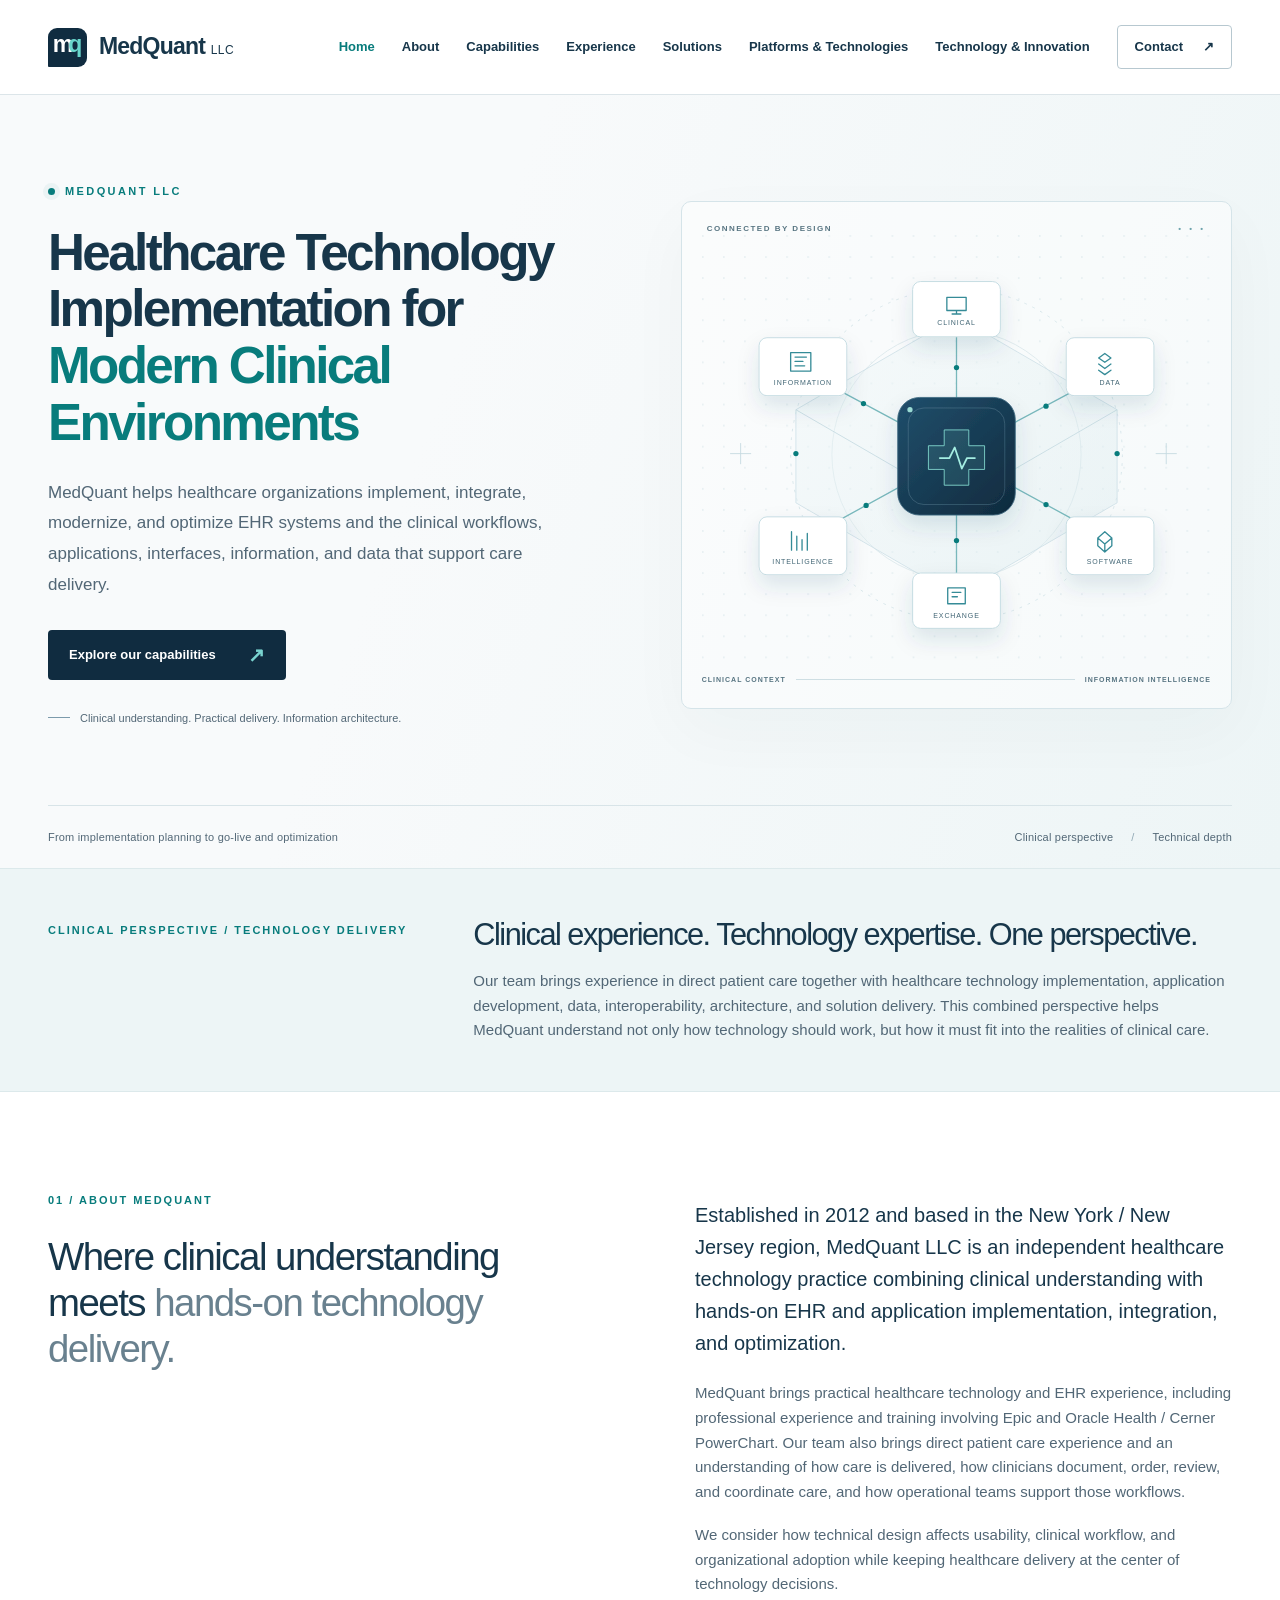
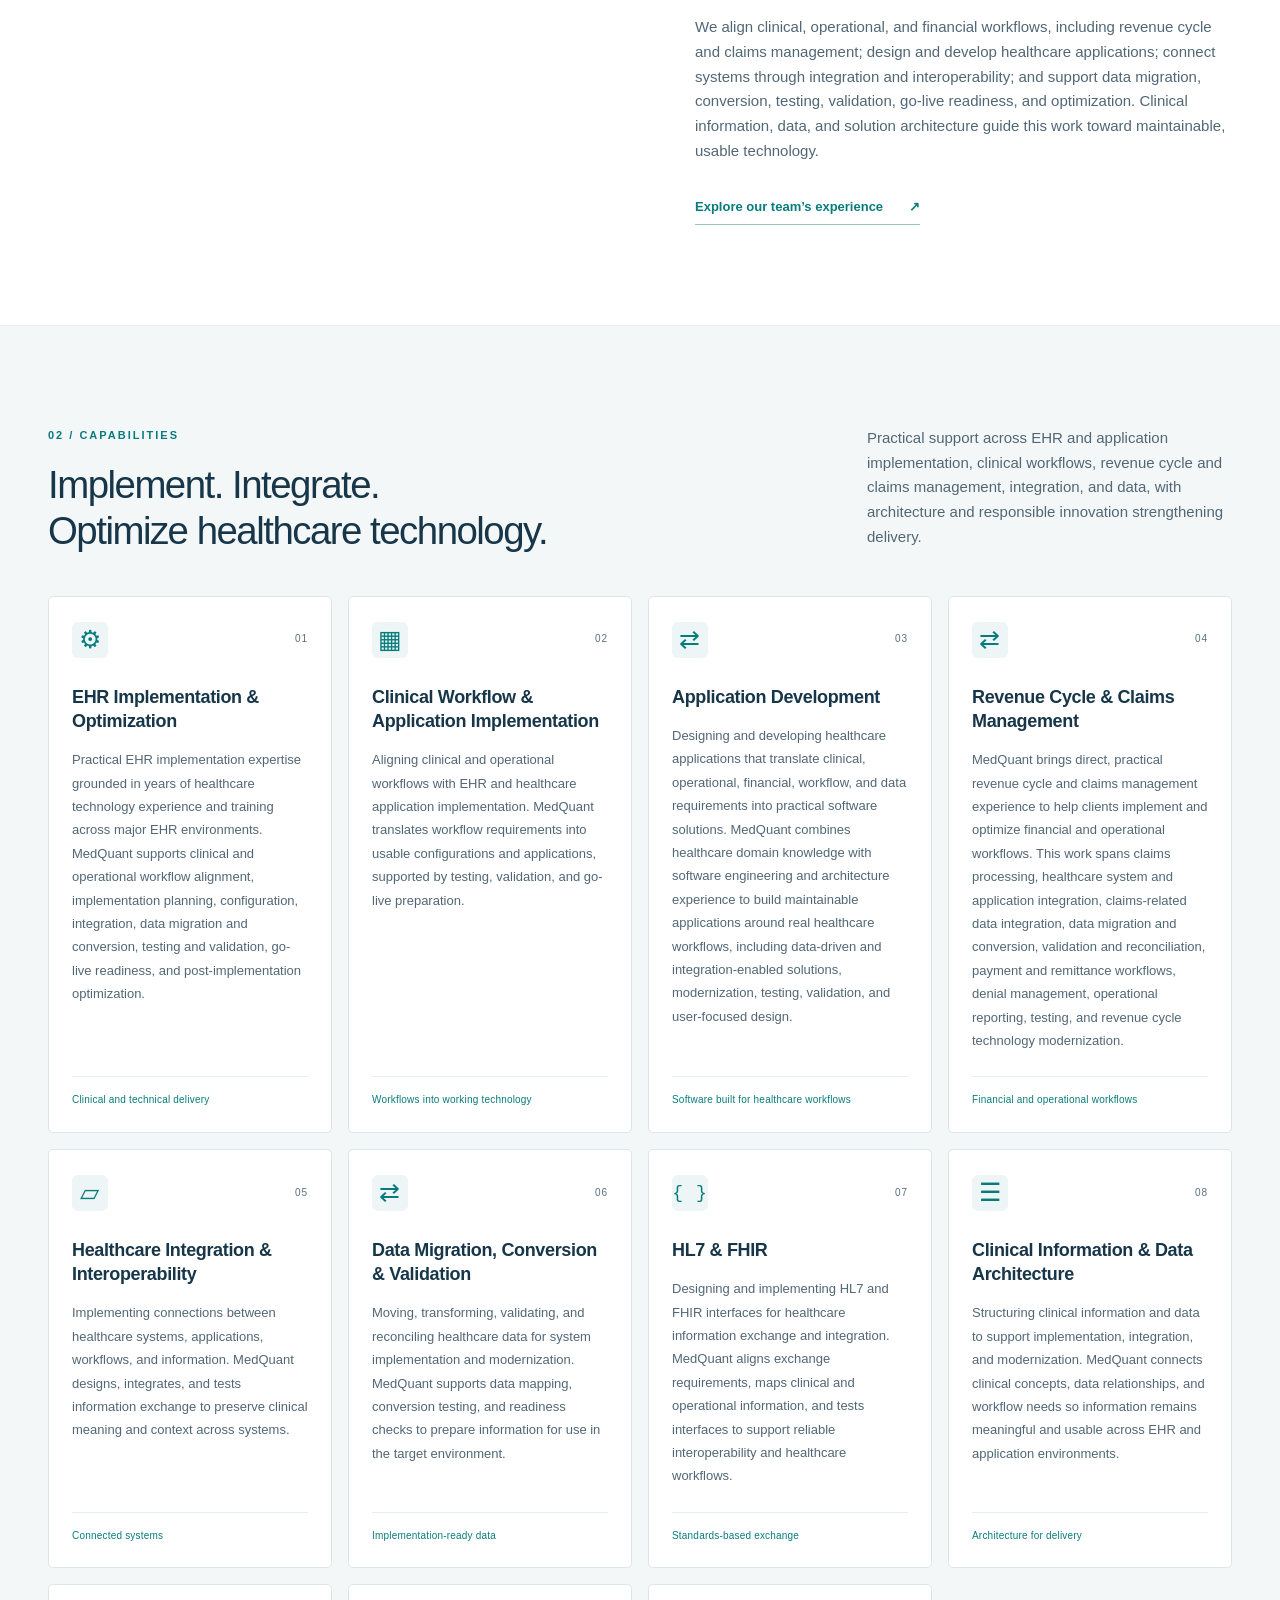
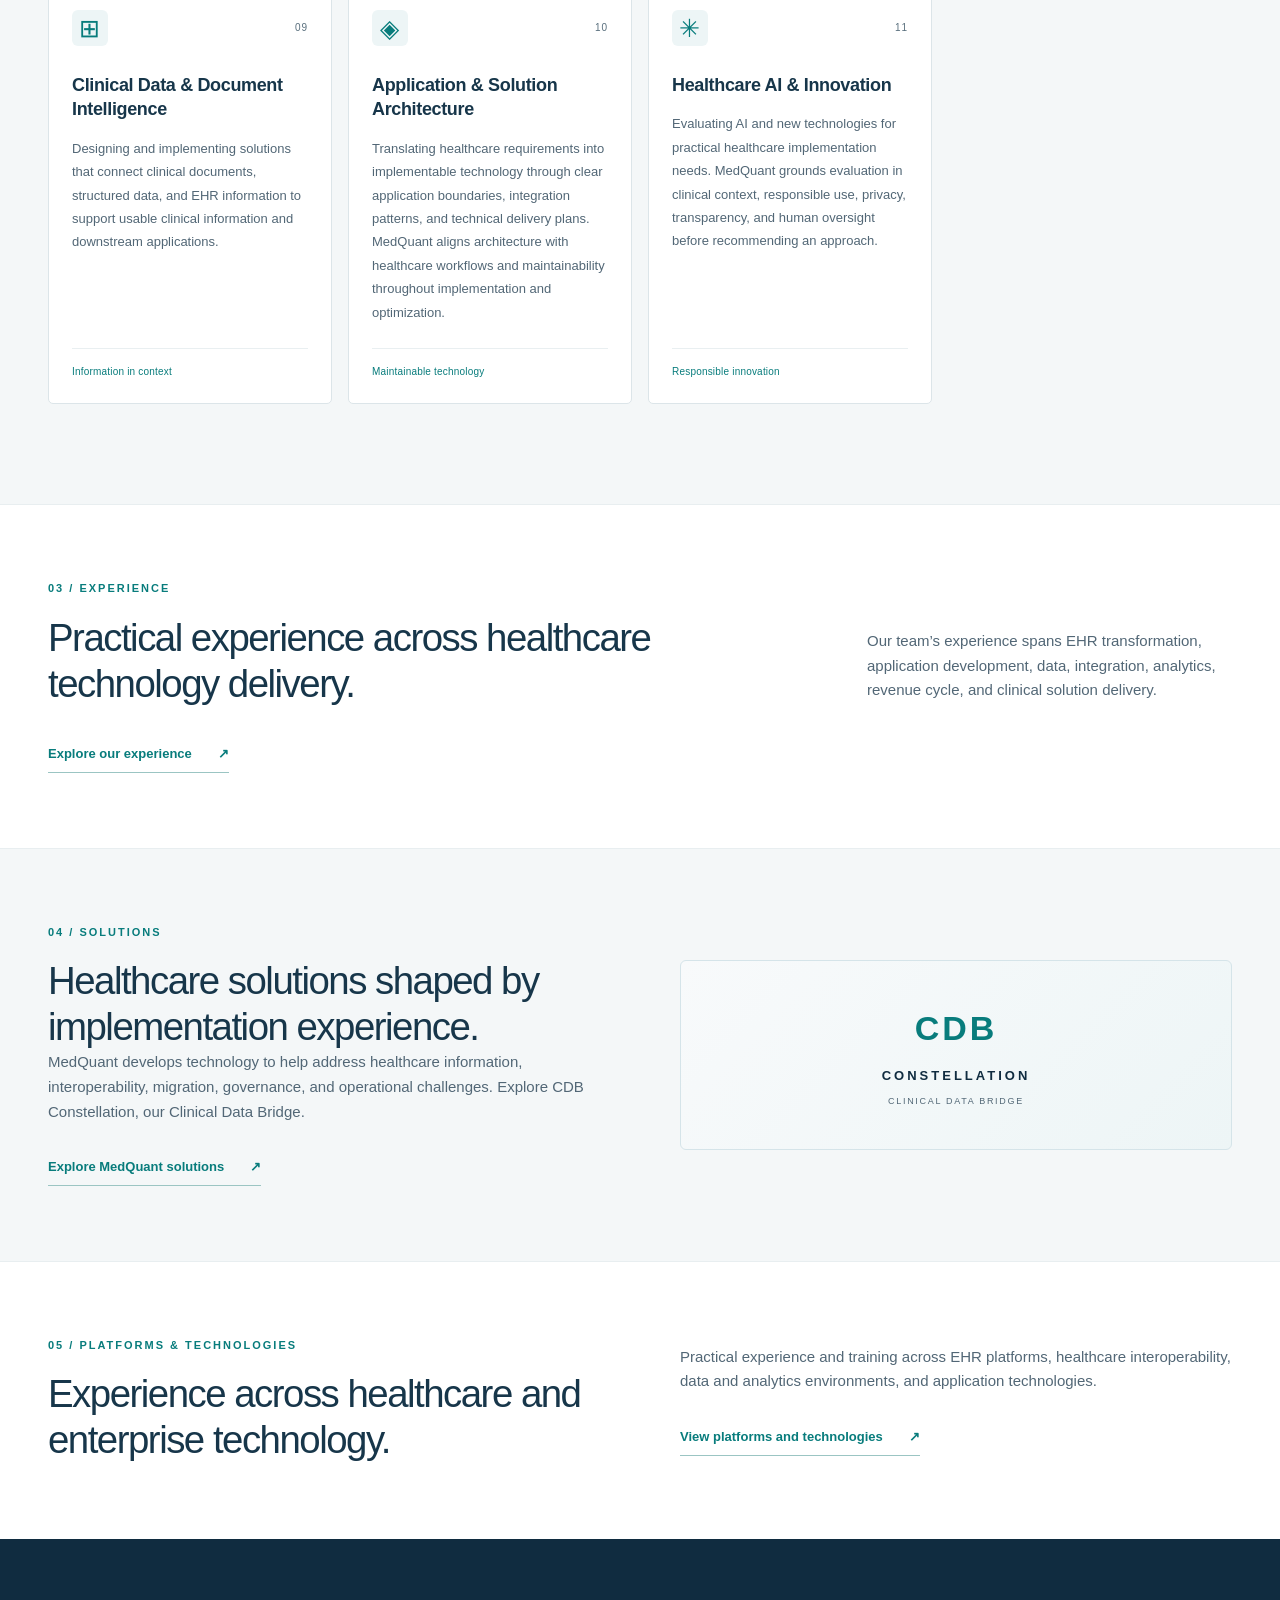
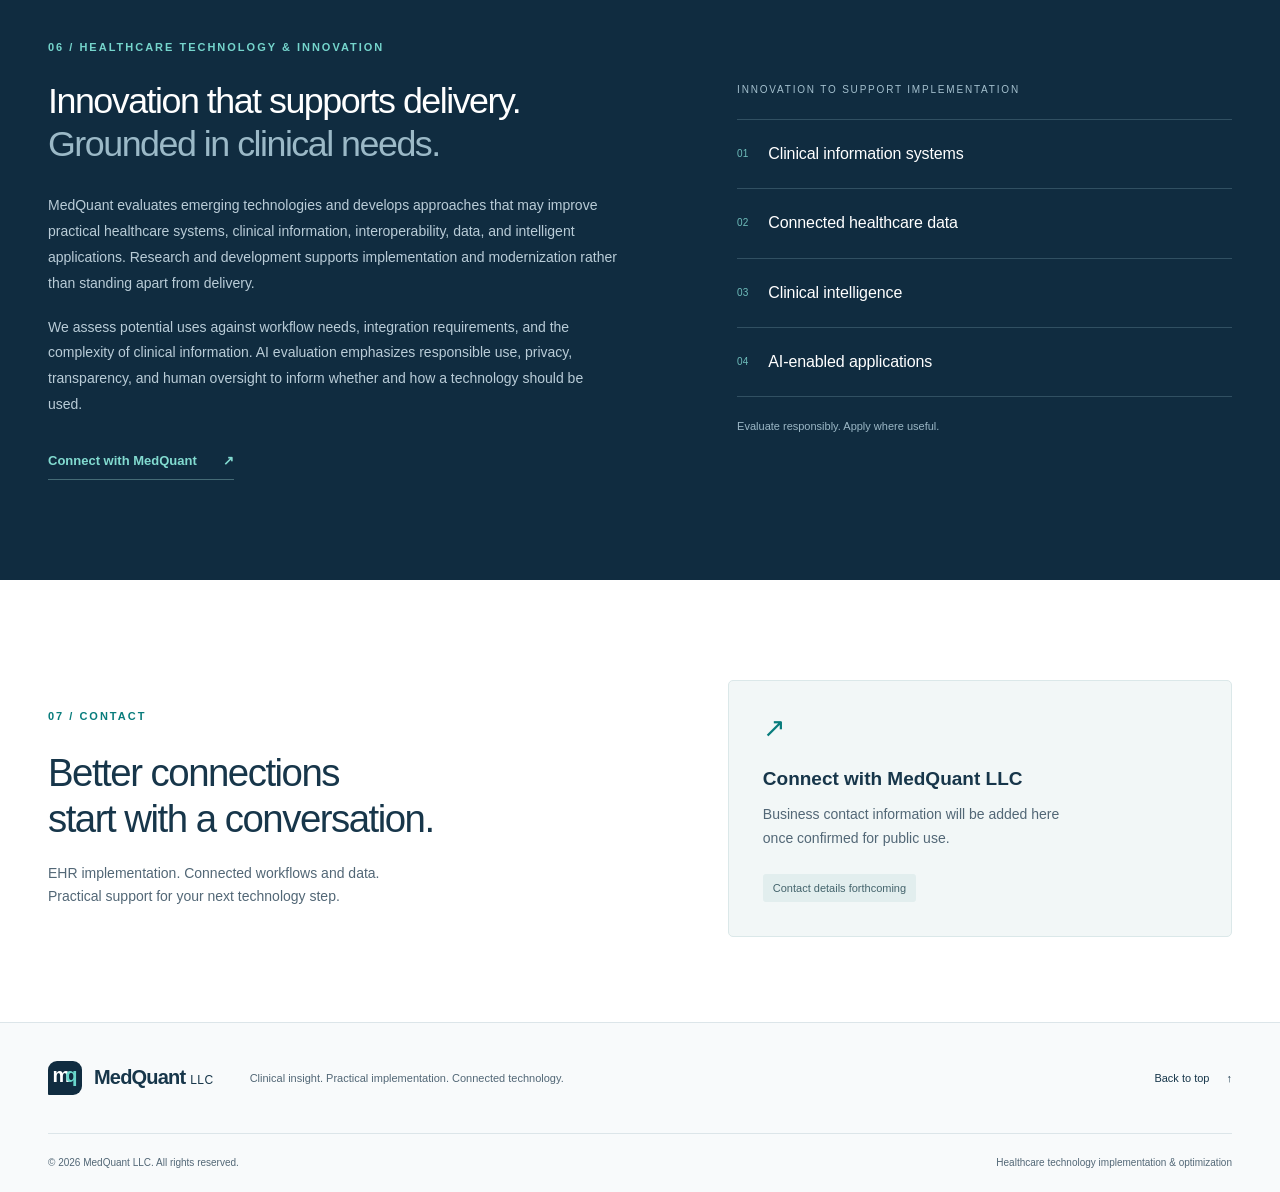
<file: index.html>
<!doctype html>
<html lang="en">
  <head>
    <meta charset="utf-8">
    <meta name="viewport" content="width=device-width, initial-scale=1">
    <meta name="description" content="MedQuant LLC helps healthcare organizations implement, integrate, modernize, and optimize EHR systems, clinical workflows, applications, interfaces, and data.">
    <meta name="theme-color" content="#102c40">
    <title>MedQuant LLC | Healthcare Technology Implementation &amp; Optimization</title>
    <link rel="icon" href="assets/images/favicon.svg" type="image/svg+xml">
    <link rel="stylesheet" href="assets/css/styles.css">
    <script src="assets/js/main.js" defer></script>
  </head>
  <body>
    <a class="skip-link" href="#main">Skip to content</a>
    <header class="site-header">
      <div class="container header-inner">
        <a class="brand" href="#home" aria-label="MedQuant LLC home">
          <span class="brand-mark" aria-hidden="true">m<span>q</span></span>
          <span>MedQuant <span class="brand-legal">LLC</span></span>
        </a>
        <button class="menu-toggle" type="button" aria-expanded="false" aria-controls="primary-navigation" hidden>Menu <span aria-hidden="true">+</span></button>
        <nav id="primary-navigation" aria-label="Main navigation">
          <a href="#home" aria-current="page">Home</a>
          <a href="#about">About</a>
          <a href="#capabilities">Capabilities</a>
          <a href="experience.html">Experience</a>
          <a href="solutions.html">Solutions</a>
          <a href="platforms.html">Platforms &amp; Technologies</a>
          <a href="#research">Technology &amp; Innovation</a>
          <a class="nav-contact" href="#contact">Contact <span aria-hidden="true">&#8599;</span></a>
        </nav>
      </div>
    </header>

    <main id="main">
      <section class="hero" id="home" aria-labelledby="hero-title">
        <div class="container hero-grid">
          <div class="hero-copy">
            <p class="eyebrow"><span class="status-dot" aria-hidden="true"></span> MedQuant LLC</p>
            <h1 id="hero-title">Healthcare Technology Implementation for <span>Modern Clinical Environments</span></h1>
            <p class="hero-description">MedQuant helps healthcare organizations implement, integrate, modernize, and optimize EHR systems and the clinical workflows, applications, interfaces, information, and data that support care delivery.</p>
            <a class="button button-primary" href="#capabilities">Explore our capabilities <span aria-hidden="true">&#8599;</span></a>
            <div class="hero-note"><span aria-hidden="true"></span> Clinical understanding. Practical delivery. Information architecture.</div>
          </div>
          <div class="hero-visual" aria-hidden="true">
            <div class="visual-heading"><span>CONNECTED BY DESIGN</span><span class="visual-dots">&#8226; &#8226; &#8226;</span></div>
            <img src="assets/images/architecture.svg" alt="" width="580" height="500" fetchpriority="high">
            <div class="visual-caption"><span>CLINICAL CONTEXT</span><span class="caption-line"></span><span>INFORMATION INTELLIGENCE</span></div>
          </div>
        </div>
        <div class="container hero-bottom"><span>From implementation planning to go-live and optimization</span><span class="hero-bottom-right">Clinical perspective <span aria-hidden="true">/</span> Technical depth</span></div>
      </section>

      <section class="differentiator" aria-labelledby="differentiator-title">
        <div class="container differentiator-inner">
          <p class="eyebrow">Clinical perspective / Technology delivery</p>
          <div>
            <h2 id="differentiator-title">Clinical experience. Technology expertise. One perspective.</h2>
            <p>Our team brings experience in direct patient care together with healthcare technology implementation, application development, data, interoperability, architecture, and solution delivery. This combined perspective helps MedQuant understand not only how technology should work, but how it must fit into the realities of clinical care.</p>
          </div>
        </div>
      </section>

      <section class="section about" id="about" aria-labelledby="about-title">
        <div class="container about-grid">
          <div>
            <p class="eyebrow">01 / About MedQuant</p>
            <h2 id="about-title">Where clinical understanding meets <span class="text-muted">hands-on technology delivery.</span></h2>
          </div>
          <div class="about-copy">
            <p class="lead">Established in 2012 and based in the New York / New Jersey region, MedQuant LLC is an independent healthcare technology practice combining clinical understanding with hands-on EHR and application implementation, integration, and optimization.</p>
            <p>MedQuant brings practical healthcare technology and EHR experience, including professional experience and training involving Epic and Oracle Health / Cerner PowerChart. Our team also brings direct patient care experience and an understanding of how care is delivered, how clinicians document, order, review, and coordinate care, and how operational teams support those workflows.</p>
            <p>We consider how technical design affects usability, clinical workflow, and organizational adoption while keeping healthcare delivery at the center of technology decisions.</p>
            <p>We align clinical, operational, and financial workflows, including revenue cycle and claims management; design and develop healthcare applications; connect systems through integration and interoperability; and support data migration, conversion, testing, validation, go-live readiness, and optimization. Clinical information, data, and solution architecture guide this work toward maintainable, usable technology.</p>
            <a class="text-link" href="experience.html">Explore our team’s experience <span aria-hidden="true">&#8599;</span></a>
          </div>
        </div>
      </section>

      <section class="section capabilities" id="capabilities" aria-labelledby="capabilities-title">
        <div class="container">
          <div class="section-heading">
            <div>
              <p class="eyebrow">02 / Capabilities</p>
              <h2 id="capabilities-title">Implement. Integrate.<br>Optimize healthcare technology.</h2>
            </div>
            <p>Practical support across EHR and application implementation, clinical workflows, revenue cycle and claims management, integration, and data, with architecture and responsible innovation strengthening delivery.</p>
          </div>
          <div class="capability-grid">
            <article class="capability-card">
              <div class="card-top"><span class="card-symbol" aria-hidden="true">&#9881;</span><span>01</span></div>
              <h3>EHR Implementation &amp; Optimization</h3>
              <p>Practical EHR implementation expertise grounded in years of healthcare technology experience and training across major EHR environments. MedQuant supports clinical and operational workflow alignment, implementation planning, configuration, integration, data migration and conversion, testing and validation, go-live readiness, and post-implementation optimization.</p>
              <span class="card-tag">Clinical and technical delivery</span>
            </article>
            <article class="capability-card">
              <div class="card-top"><span class="card-symbol" aria-hidden="true">&#9638;</span><span>02</span></div>
              <h3>Clinical Workflow &amp; Application Implementation</h3>
              <p>Aligning clinical and operational workflows with EHR and healthcare application implementation. MedQuant translates workflow requirements into usable configurations and applications, supported by testing, validation, and go-live preparation.</p>
              <span class="card-tag">Workflows into working technology</span>
            </article>
            <article class="capability-card">
              <div class="card-top"><span class="card-symbol" aria-hidden="true">&#8644;</span><span>03</span></div>
              <h3>Application Development</h3>
              <p>Designing and developing healthcare applications that translate clinical, operational, financial, workflow, and data requirements into practical software solutions. MedQuant combines healthcare domain knowledge with software engineering and architecture experience to build maintainable applications around real healthcare workflows, including data-driven and integration-enabled solutions, modernization, testing, validation, and user-focused design.</p>
              <span class="card-tag">Software built for healthcare workflows</span>
            </article>
            <article class="capability-card">
              <div class="card-top"><span class="card-symbol" aria-hidden="true">&#8644;</span><span>04</span></div>
              <h3>Revenue Cycle &amp; Claims Management</h3>
              <p>MedQuant brings direct, practical revenue cycle and claims management experience to help clients implement and optimize financial and operational workflows. This work spans claims processing, healthcare system and application integration, claims-related data integration, data migration and conversion, validation and reconciliation, payment and remittance workflows, denial management, operational reporting, testing, and revenue cycle technology modernization.</p>
              <span class="card-tag">Financial and operational workflows</span>
            </article>
            <article class="capability-card">
              <div class="card-top"><span class="card-symbol" aria-hidden="true">&#9649;</span><span>05</span></div>
              <h3>Healthcare Integration &amp; Interoperability</h3>
              <p>Implementing connections between healthcare systems, applications, workflows, and information. MedQuant designs, integrates, and tests information exchange to preserve clinical meaning and context across systems.</p>
              <span class="card-tag">Connected systems</span>
            </article>
            <article class="capability-card">
              <div class="card-top"><span class="card-symbol" aria-hidden="true">&#8644;</span><span>06</span></div>
              <h3>Data Migration, Conversion &amp; Validation</h3>
              <p>Moving, transforming, validating, and reconciling healthcare data for system implementation and modernization. MedQuant supports data mapping, conversion testing, and readiness checks to prepare information for use in the target environment.</p>
              <span class="card-tag">Implementation-ready data</span>
            </article>
            <article class="capability-card">
              <div class="card-top"><span class="card-symbol symbol-code" aria-hidden="true">{ }</span><span>07</span></div>
              <h3>HL7 &amp; FHIR</h3>
              <p>Designing and implementing HL7 and FHIR interfaces for healthcare information exchange and integration. MedQuant aligns exchange requirements, maps clinical and operational information, and tests interfaces to support reliable interoperability and healthcare workflows.</p>
              <span class="card-tag">Standards-based exchange</span>
            </article>
            <article class="capability-card">
              <div class="card-top"><span class="card-symbol" aria-hidden="true">&#9776;</span><span>08</span></div>
              <h3>Clinical Information &amp; Data Architecture</h3>
              <p>Structuring clinical information and data to support implementation, integration, and modernization. MedQuant connects clinical concepts, data relationships, and workflow needs so information remains meaningful and usable across EHR and application environments.</p>
              <span class="card-tag">Architecture for delivery</span>
            </article>
            <article class="capability-card">
              <div class="card-top"><span class="card-symbol" aria-hidden="true">&#8862;</span><span>09</span></div>
              <h3>Clinical Data &amp; Document Intelligence</h3>
              <p>Designing and implementing solutions that connect clinical documents, structured data, and EHR information to support usable clinical information and downstream applications.</p>
              <span class="card-tag">Information in context</span>
            </article>
            <article class="capability-card">
              <div class="card-top"><span class="card-symbol" aria-hidden="true">&#9672;</span><span>10</span></div>
              <h3>Application &amp; Solution Architecture</h3>
              <p>Translating healthcare requirements into implementable technology through clear application boundaries, integration patterns, and technical delivery plans. MedQuant aligns architecture with healthcare workflows and maintainability throughout implementation and optimization.</p>
              <span class="card-tag">Maintainable technology</span>
            </article>
            <article class="capability-card">
              <div class="card-top"><span class="card-symbol" aria-hidden="true">&#10035;</span><span>11</span></div>
              <h3>Healthcare AI &amp; Innovation</h3>
              <p>Evaluating AI and new technologies for practical healthcare implementation needs. MedQuant grounds evaluation in clinical context, responsible use, privacy, transparency, and human oversight before recommending an approach.</p>
              <span class="card-tag">Responsible innovation</span>
            </article>
          </div>
        </div>
      </section>

      <section class="section overview-section" aria-labelledby="experience-preview-title">
        <div class="container">
          <div class="section-heading">
            <div>
              <p class="eyebrow">03 / Experience</p>
              <h2 id="experience-preview-title">Practical experience across healthcare technology delivery.</h2>
            </div>
            <p>Our team’s experience spans EHR transformation, application development, data, integration, analytics, revenue cycle, and clinical solution delivery.</p>
          </div>
          <a class="text-link" href="experience.html">Explore our experience <span aria-hidden="true">&#8599;</span></a>
        </div>
      </section>

      <section class="section overview-section overview-tinted" aria-labelledby="solutions-preview-title">
        <div class="container overview-grid">
          <div>
            <p class="eyebrow">04 / Solutions</p>
            <h2 id="solutions-preview-title">Healthcare solutions shaped by implementation experience.</h2>
            <p class="overview-copy">MedQuant develops technology to help address healthcare information, interoperability, migration, governance, and operational challenges. Explore CDB Constellation, our Clinical Data Bridge.</p>
            <a class="text-link" href="solutions.html">Explore MedQuant solutions <span aria-hidden="true">&#8599;</span></a>
          </div>
          <div class="overview-mark" aria-hidden="true"><span>CDB</span><strong>CONSTELLATION</strong><small>CLINICAL DATA BRIDGE</small></div>
        </div>
      </section>

      <section class="section overview-section" aria-labelledby="platforms-preview-title">
        <div class="container overview-grid">
          <div>
            <p class="eyebrow">05 / Platforms &amp; Technologies</p>
            <h2 id="platforms-preview-title">Experience across healthcare and enterprise technology.</h2>
          </div>
          <div>
            <p class="overview-copy">Practical experience and training across EHR platforms, healthcare interoperability, data and analytics environments, and application technologies.</p>
            <a class="text-link" href="platforms.html">View platforms and technologies <span aria-hidden="true">&#8599;</span></a>
          </div>
        </div>
      </section>

      <section class="section research" id="research" aria-labelledby="research-title">
        <div class="container research-grid">
          <div class="research-copy">
            <p class="eyebrow">06 / Healthcare Technology &amp; Innovation</p>
            <h2 id="research-title">Innovation that supports delivery.<br><span>Grounded in clinical needs.</span></h2>
            <p>MedQuant evaluates emerging technologies and develops approaches that may improve practical healthcare systems, clinical information, interoperability, data, and intelligent applications. Research and development supports implementation and modernization rather than standing apart from delivery.</p>
            <p>We assess potential uses against workflow needs, integration requirements, and the complexity of clinical information. AI evaluation emphasizes responsible use, privacy, transparency, and human oversight to inform whether and how a technology should be used.</p>
            <a class="text-link" href="#contact">Connect with MedQuant <span aria-hidden="true">&#8599;</span></a>
          </div>
          <div class="research-topics">
            <p class="topics-label">INNOVATION TO SUPPORT IMPLEMENTATION</p>
            <div><span class="topic-number">01</span><h3>Clinical information systems</h3></div>
            <div><span class="topic-number">02</span><h3>Connected healthcare data</h3></div>
            <div><span class="topic-number">03</span><h3>Clinical intelligence</h3></div>
            <div><span class="topic-number">04</span><h3>AI-enabled applications</h3></div>
            <p class="research-note">Evaluate responsibly. Apply where useful.</p>
          </div>
        </div>
      </section>

      <section class="section contact" id="contact" aria-labelledby="contact-title">
        <div class="container contact-panel">
          <div>
            <p class="eyebrow">07 / Contact</p>
            <h2 id="contact-title">Better connections<br>start with a conversation.</h2>
            <p>EHR implementation. Connected workflows and data.<br>Practical support for your next technology step.</p>
          </div>
          <!-- Replace this placeholder only with validated public business contact details. -->
          <div class="contact-details">
            <span class="contact-icon" aria-hidden="true">&#8599;</span>
            <h3>Connect with MedQuant LLC</h3>
            <p>Business contact information will be added here once confirmed for public use.</p>
            <span class="contact-status">Contact details forthcoming</span>
          </div>
        </div>
      </section>
    </main>

    <footer class="site-footer">
      <div class="container footer-main">
        <a class="brand" href="#home"><span class="brand-mark" aria-hidden="true">m<span>q</span></span><span>MedQuant <span class="brand-legal">LLC</span></span></a>
        <p>Clinical insight. Practical implementation. Connected technology.</p>
        <a class="back-top" href="#home">Back to top <span aria-hidden="true">&#8593;</span></a>
      </div>
      <div class="container footer-bottom">
        <p>&copy; <span id="copyright-year">2026</span> MedQuant LLC. All rights reserved.</p>
        <span>Healthcare technology implementation &amp; optimization</span>
      </div>
    </footer>
  </body>
</html>
</file>
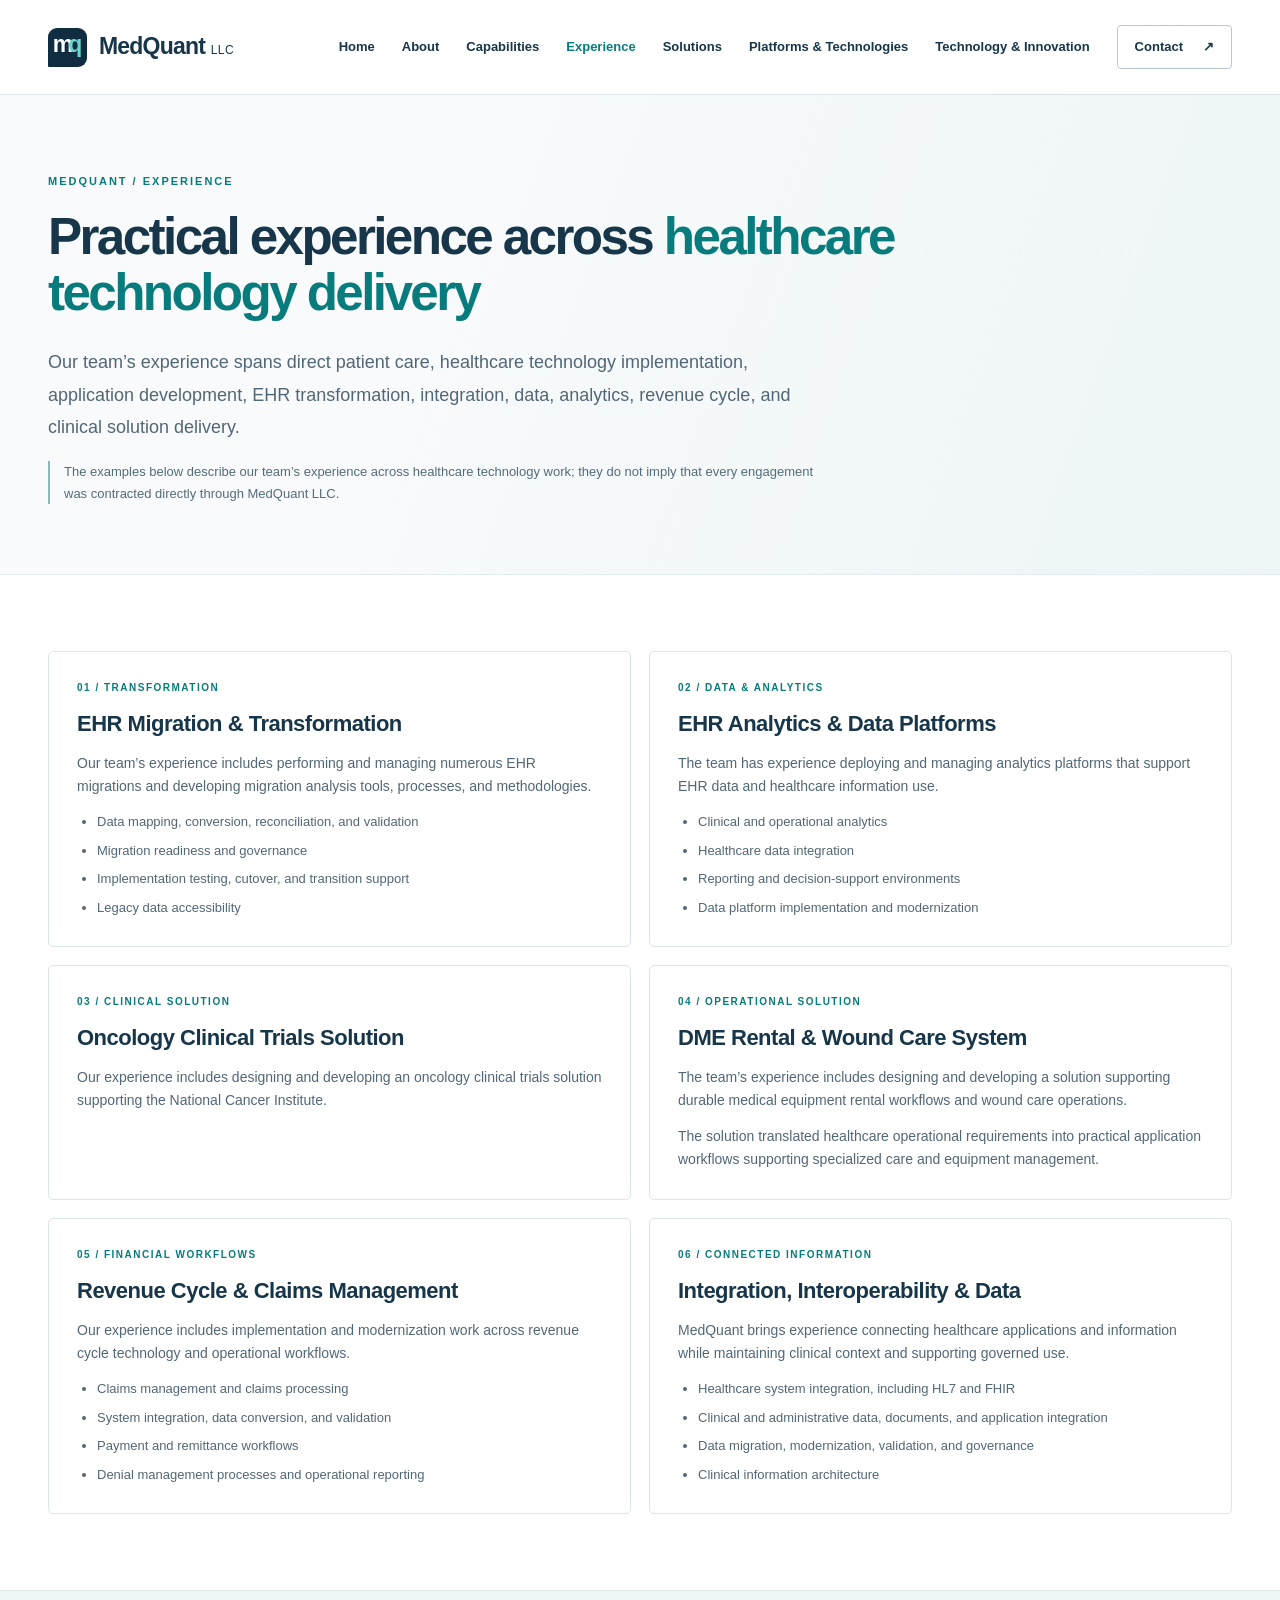
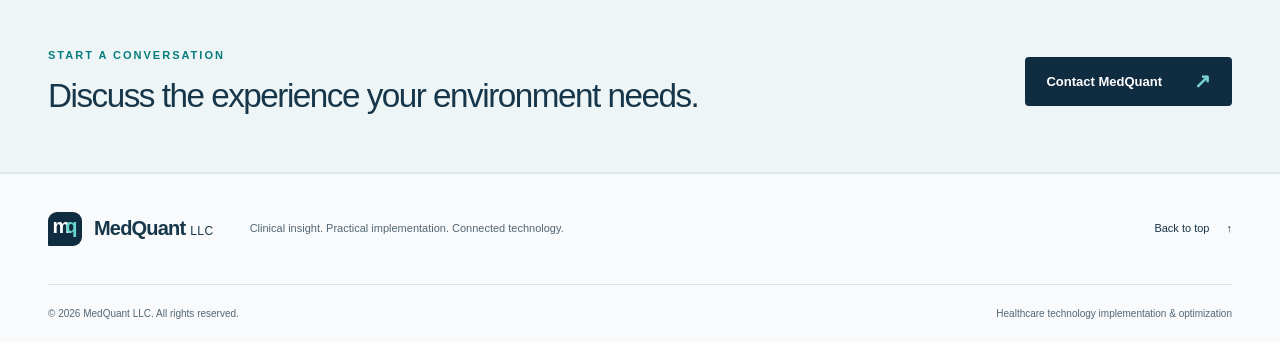
<file: experience.html>
<!doctype html>
<html lang="en">
  <head>
    <meta charset="utf-8">
    <meta name="viewport" content="width=device-width, initial-scale=1">
    <meta name="description" content="Explore MedQuant’s team experience across EHR migrations, analytics, healthcare applications, revenue cycle, interoperability, and clinical solutions.">
    <meta name="theme-color" content="#102c40">
    <title>Experience | MedQuant LLC</title>
    <link rel="icon" href="assets/images/favicon.svg" type="image/svg+xml">
    <link rel="stylesheet" href="assets/css/styles.css">
    <script src="assets/js/main.js" defer></script>
  </head>
  <body>
    <a class="skip-link" href="#main">Skip to content</a>
    <header class="site-header">
      <div class="container header-inner">
        <a class="brand" href="index.html#home" aria-label="MedQuant LLC home">
          <span class="brand-mark" aria-hidden="true">m<span>q</span></span>
          <span>MedQuant <span class="brand-legal">LLC</span></span>
        </a>
        <button class="menu-toggle" type="button" aria-expanded="false" aria-controls="primary-navigation" hidden>Menu <span aria-hidden="true">+</span></button>
        <nav id="primary-navigation" aria-label="Main navigation">
          <a href="index.html#home">Home</a>
          <a href="index.html#about">About</a>
          <a href="index.html#capabilities">Capabilities</a>
          <a href="experience.html" aria-current="page">Experience</a>
          <a href="solutions.html">Solutions</a>
          <a href="platforms.html">Platforms &amp; Technologies</a>
          <a href="index.html#research">Technology &amp; Innovation</a>
          <a class="nav-contact" href="index.html#contact">Contact <span aria-hidden="true">&#8599;</span></a>
        </nav>
      </div>
    </header>

    <main id="main">
      <section class="page-hero" aria-labelledby="page-title">
        <div class="container">
          <p class="eyebrow">MedQuant / Experience</p>
          <h1 id="page-title">Practical experience across <span>healthcare technology delivery</span></h1>
          <p class="page-intro">Our team’s experience spans direct patient care, healthcare technology implementation, application development, EHR transformation, integration, data, analytics, revenue cycle, and clinical solution delivery.</p>
          <p class="attribution-note">The examples below describe our team’s experience across healthcare technology work; they do not imply that every engagement was contracted directly through MedQuant LLC.</p>
        </div>
      </section>

      <section class="section page-content" aria-label="Experience areas">
        <div class="container experience-grid">
          <article class="content-card">
            <p class="card-kicker">01 / Transformation</p>
            <h2>EHR Migration &amp; Transformation</h2>
            <p>Our team’s experience includes performing and managing numerous EHR migrations and developing migration analysis tools, processes, and methodologies.</p>
            <ul>
              <li>Data mapping, conversion, reconciliation, and validation</li>
              <li>Migration readiness and governance</li>
              <li>Implementation testing, cutover, and transition support</li>
              <li>Legacy data accessibility</li>
            </ul>
          </article>
          <article class="content-card">
            <p class="card-kicker">02 / Data &amp; analytics</p>
            <h2>EHR Analytics &amp; Data Platforms</h2>
            <p>The team has experience deploying and managing analytics platforms that support EHR data and healthcare information use.</p>
            <ul>
              <li>Clinical and operational analytics</li>
              <li>Healthcare data integration</li>
              <li>Reporting and decision-support environments</li>
              <li>Data platform implementation and modernization</li>
            </ul>
          </article>
          <article class="content-card">
            <p class="card-kicker">03 / Clinical solution</p>
            <h2>Oncology Clinical Trials Solution</h2>
            <p>Our experience includes designing and developing an oncology clinical trials solution supporting the National Cancer Institute.</p>
          </article>
          <article class="content-card">
            <p class="card-kicker">04 / Operational solution</p>
            <h2>DME Rental &amp; Wound Care System</h2>
            <p>The team’s experience includes designing and developing a solution supporting durable medical equipment rental workflows and wound care operations.</p>
            <p>The solution translated healthcare operational requirements into practical application workflows supporting specialized care and equipment management.</p>
          </article>
          <article class="content-card">
            <p class="card-kicker">05 / Financial workflows</p>
            <h2>Revenue Cycle &amp; Claims Management</h2>
            <p>Our experience includes implementation and modernization work across revenue cycle technology and operational workflows.</p>
            <ul>
              <li>Claims management and claims processing</li>
              <li>System integration, data conversion, and validation</li>
              <li>Payment and remittance workflows</li>
              <li>Denial management processes and operational reporting</li>
            </ul>
          </article>
          <article class="content-card">
            <p class="card-kicker">06 / Connected information</p>
            <h2>Integration, Interoperability &amp; Data</h2>
            <p>MedQuant brings experience connecting healthcare applications and information while maintaining clinical context and supporting governed use.</p>
            <ul>
              <li>Healthcare system integration, including HL7 and FHIR</li>
              <li>Clinical and administrative data, documents, and application integration</li>
              <li>Data migration, modernization, validation, and governance</li>
              <li>Clinical information architecture</li>
            </ul>
          </article>
        </div>
      </section>

      <section class="contact-strip" aria-labelledby="experience-contact-title">
        <div class="container contact-strip-inner">
          <div>
            <p class="eyebrow">Start a conversation</p>
            <h2 id="experience-contact-title">Discuss the experience your environment needs.</h2>
          </div>
          <a class="button button-primary" href="index.html#contact">Contact MedQuant <span aria-hidden="true">&#8599;</span></a>
        </div>
      </section>
    </main>

    <footer class="site-footer">
      <div class="container footer-main">
        <a class="brand" href="index.html#home"><span class="brand-mark" aria-hidden="true">m<span>q</span></span><span>MedQuant <span class="brand-legal">LLC</span></span></a>
        <p>Clinical insight. Practical implementation. Connected technology.</p>
        <a class="back-top" href="#main">Back to top <span aria-hidden="true">&#8593;</span></a>
      </div>
      <div class="container footer-bottom">
        <p>&copy; <span id="copyright-year">2026</span> MedQuant LLC. All rights reserved.</p>
        <span>Healthcare technology implementation &amp; optimization</span>
      </div>
    </footer>
  </body>
</html>
</file>
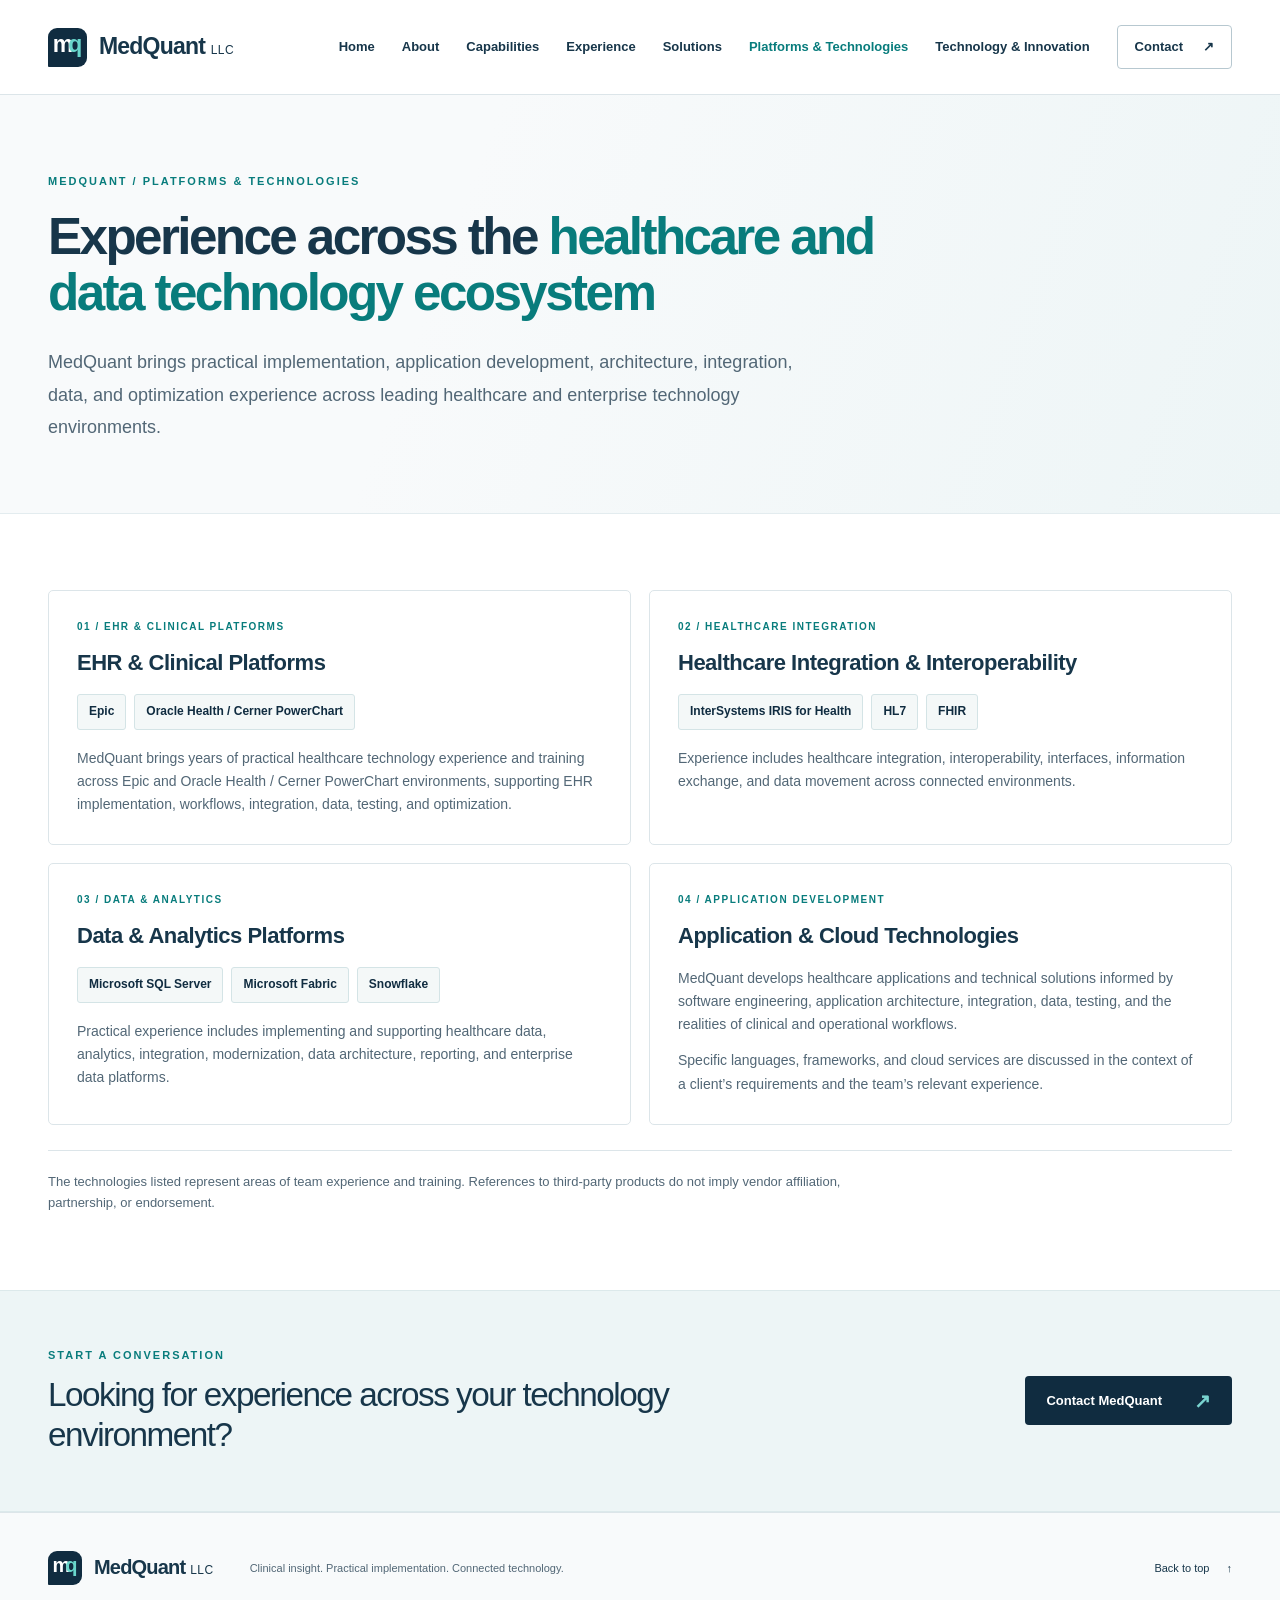
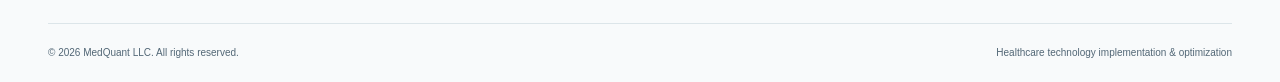
<file: platforms.html>
<!doctype html>
<html lang="en">
  <head>
    <meta charset="utf-8">
    <meta name="viewport" content="width=device-width, initial-scale=1">
    <meta name="description" content="Explore MedQuant’s practical experience and training across healthcare platforms, interoperability standards, data, and analytics technologies.">
    <meta name="theme-color" content="#102c40">
    <title>Platforms &amp; Technologies | MedQuant LLC</title>
    <link rel="icon" href="assets/images/favicon.svg" type="image/svg+xml">
    <link rel="stylesheet" href="assets/css/styles.css">
    <script src="assets/js/main.js" defer></script>
  </head>
  <body>
    <a class="skip-link" href="#main">Skip to content</a>
    <header class="site-header">
      <div class="container header-inner">
        <a class="brand" href="index.html#home" aria-label="MedQuant LLC home">
          <span class="brand-mark" aria-hidden="true">m<span>q</span></span>
          <span>MedQuant <span class="brand-legal">LLC</span></span>
        </a>
        <button class="menu-toggle" type="button" aria-expanded="false" aria-controls="primary-navigation" hidden>Menu <span aria-hidden="true">+</span></button>
        <nav id="primary-navigation" aria-label="Main navigation">
          <a href="index.html#home">Home</a>
          <a href="index.html#about">About</a>
          <a href="index.html#capabilities">Capabilities</a>
          <a href="experience.html">Experience</a>
          <a href="solutions.html">Solutions</a>
          <a href="platforms.html" aria-current="page">Platforms &amp; Technologies</a>
          <a href="index.html#research">Technology &amp; Innovation</a>
          <a class="nav-contact" href="index.html#contact">Contact <span aria-hidden="true">&#8599;</span></a>
        </nav>
      </div>
    </header>

    <main id="main">
      <section class="page-hero" aria-labelledby="page-title">
        <div class="container">
          <p class="eyebrow">MedQuant / Platforms &amp; Technologies</p>
          <h1 id="page-title">Experience across the <span>healthcare and data technology ecosystem</span></h1>
          <p class="page-intro">MedQuant brings practical implementation, application development, architecture, integration, data, and optimization experience across leading healthcare and enterprise technology environments.</p>
        </div>
      </section>

      <section class="section page-content" aria-label="Technology experience">
        <div class="container platform-grid">
          <article class="platform-card">
            <p class="card-kicker">01 / EHR &amp; clinical platforms</p>
            <h2>EHR &amp; Clinical Platforms</h2>
            <ul class="technology-list">
              <li>Epic</li>
              <li>Oracle Health / Cerner PowerChart</li>
            </ul>
            <p>MedQuant brings years of practical healthcare technology experience and training across Epic and Oracle Health / Cerner PowerChart environments, supporting EHR implementation, workflows, integration, data, testing, and optimization.</p>
          </article>
          <article class="platform-card">
            <p class="card-kicker">02 / Healthcare integration</p>
            <h2>Healthcare Integration &amp; Interoperability</h2>
            <ul class="technology-list">
              <li>InterSystems IRIS for Health</li>
              <li>HL7</li>
              <li>FHIR</li>
            </ul>
            <p>Experience includes healthcare integration, interoperability, interfaces, information exchange, and data movement across connected environments.</p>
          </article>
          <article class="platform-card">
            <p class="card-kicker">03 / Data &amp; analytics</p>
            <h2>Data &amp; Analytics Platforms</h2>
            <ul class="technology-list">
              <li>Microsoft SQL Server</li>
              <li>Microsoft Fabric</li>
              <li>Snowflake</li>
            </ul>
            <p>Practical experience includes implementing and supporting healthcare data, analytics, integration, modernization, data architecture, reporting, and enterprise data platforms.</p>
          </article>
          <article class="platform-card">
            <p class="card-kicker">04 / Application development</p>
            <h2>Application &amp; Cloud Technologies</h2>
            <p>MedQuant develops healthcare applications and technical solutions informed by software engineering, application architecture, integration, data, testing, and the realities of clinical and operational workflows.</p>
            <p>Specific languages, frameworks, and cloud services are discussed in the context of a client’s requirements and the team’s relevant experience.</p>
          </article>
        </div>
        <div class="container platform-note">
          <p>The technologies listed represent areas of team experience and training. References to third-party products do not imply vendor affiliation, partnership, or endorsement.</p>
        </div>
      </section>

      <section class="contact-strip" aria-labelledby="platforms-contact-title">
        <div class="container contact-strip-inner">
          <div>
            <p class="eyebrow">Start a conversation</p>
            <h2 id="platforms-contact-title">Looking for experience across your technology environment?</h2>
          </div>
          <a class="button button-primary" href="index.html#contact">Contact MedQuant <span aria-hidden="true">&#8599;</span></a>
        </div>
      </section>
    </main>

    <footer class="site-footer">
      <div class="container footer-main">
        <a class="brand" href="index.html#home"><span class="brand-mark" aria-hidden="true">m<span>q</span></span><span>MedQuant <span class="brand-legal">LLC</span></span></a>
        <p>Clinical insight. Practical implementation. Connected technology.</p>
        <a class="back-top" href="#main">Back to top <span aria-hidden="true">&#8593;</span></a>
      </div>
      <div class="container footer-bottom">
        <p>&copy; <span id="copyright-year">2026</span> MedQuant LLC. All rights reserved.</p>
        <span>Healthcare technology implementation &amp; optimization</span>
      </div>
    </footer>
  </body>
</html>
</file>
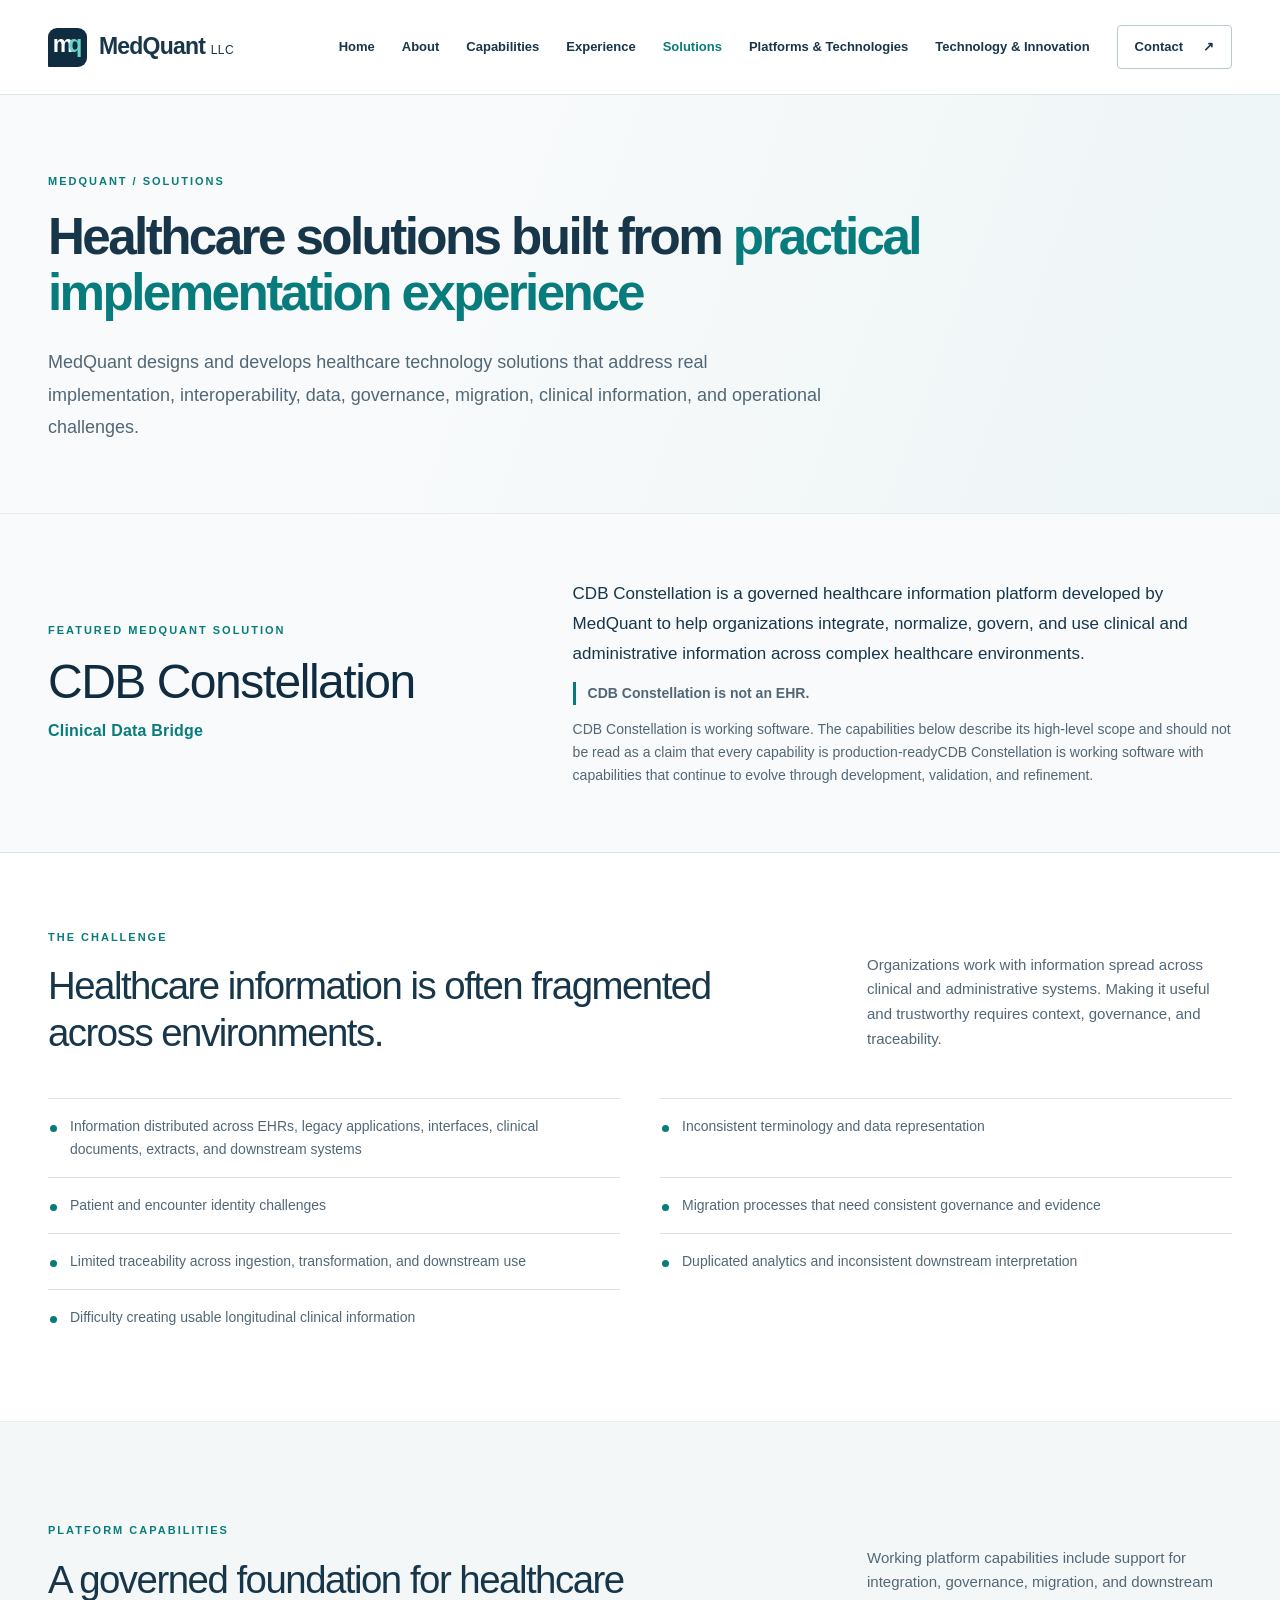
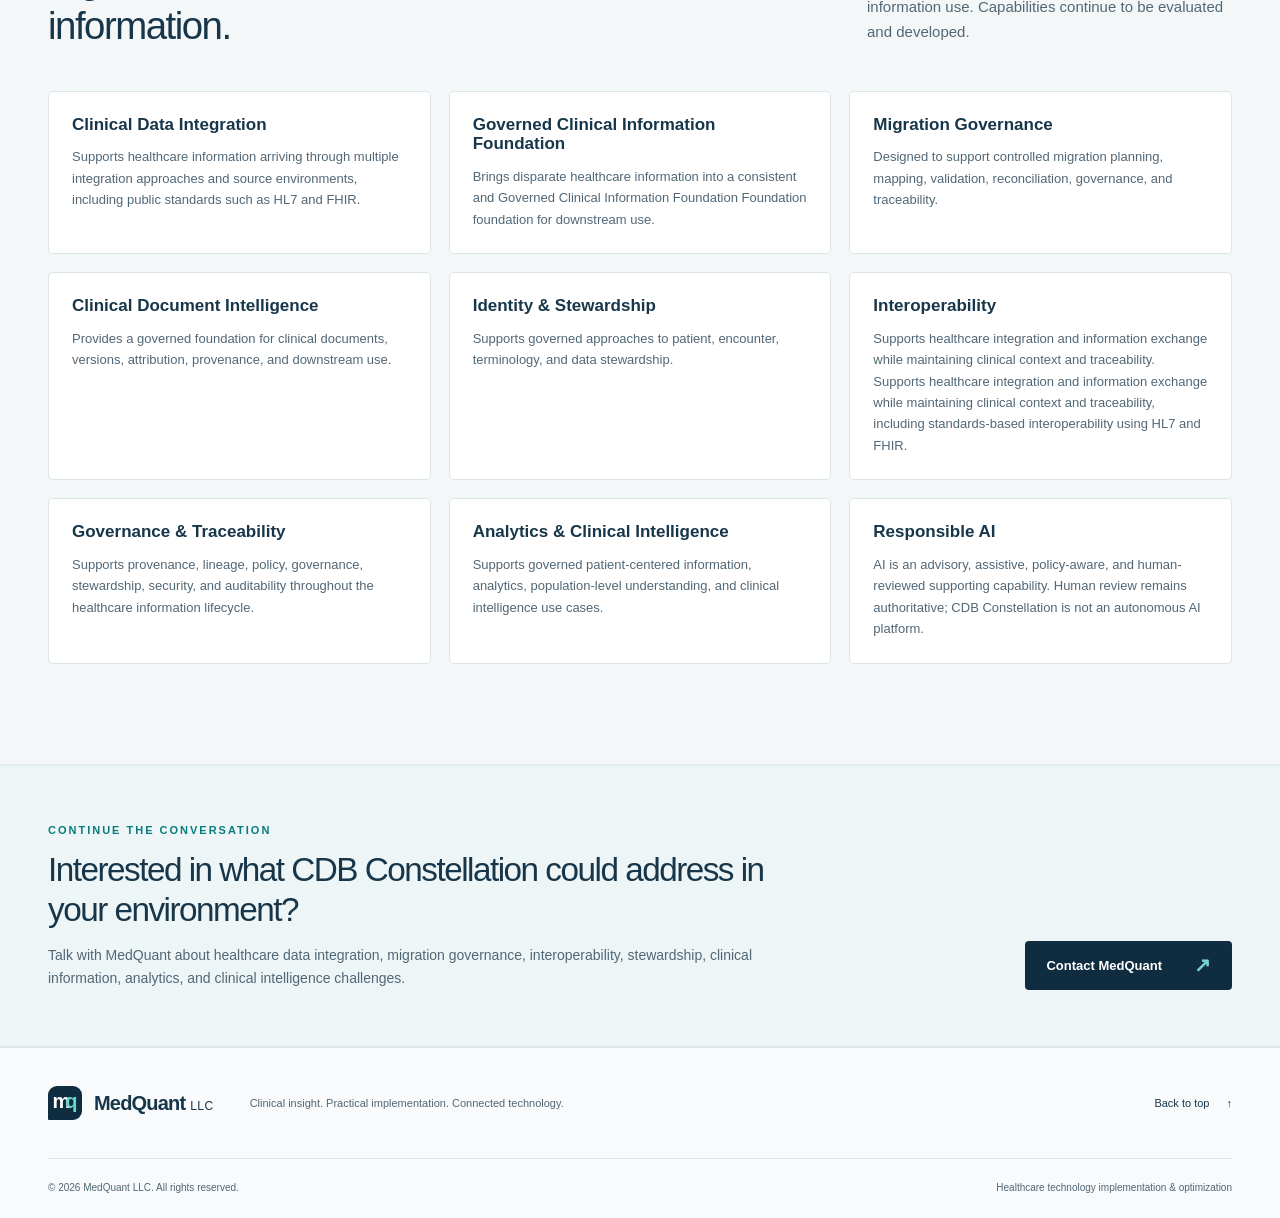
<file: solutions.html>
<!doctype html>
<html lang="en">
  <head>
    <meta charset="utf-8">
    <meta name="viewport" content="width=device-width, initial-scale=1">
    <meta name="description" content="Learn about CDB Constellation, MedQuant’s Clinical Data Bridge for governed healthcare information, integration, migration, and interoperability.">
    <meta name="theme-color" content="#102c40">
    <title>Solutions | MedQuant LLC</title>
    <link rel="icon" href="assets/images/favicon.svg" type="image/svg+xml">
    <link rel="stylesheet" href="assets/css/styles.css">
    <script src="assets/js/main.js" defer></script>
  </head>
  <body>
    <a class="skip-link" href="#main">Skip to content</a>
    <header class="site-header">
      <div class="container header-inner">
        <a class="brand" href="index.html#home" aria-label="MedQuant LLC home">
          <span class="brand-mark" aria-hidden="true">m<span>q</span></span>
          <span>MedQuant <span class="brand-legal">LLC</span></span>
        </a>
        <button class="menu-toggle" type="button" aria-expanded="false" aria-controls="primary-navigation" hidden>Menu <span aria-hidden="true">+</span></button>
        <nav id="primary-navigation" aria-label="Main navigation">
          <a href="index.html#home">Home</a>
          <a href="index.html#about">About</a>
          <a href="index.html#capabilities">Capabilities</a>
          <a href="experience.html">Experience</a>
          <a href="solutions.html" aria-current="page">Solutions</a>
          <a href="platforms.html">Platforms &amp; Technologies</a>
          <a href="index.html#research">Technology &amp; Innovation</a>
          <a class="nav-contact" href="index.html#contact">Contact <span aria-hidden="true">&#8599;</span></a>
        </nav>
      </div>
    </header>

    <main id="main">
      <section class="page-hero" aria-labelledby="page-title">
        <div class="container">
          <p class="eyebrow">MedQuant / Solutions</p>
          <h1 id="page-title">Healthcare solutions built from <span>practical implementation experience</span></h1>
          <p class="page-intro">MedQuant designs and develops healthcare technology solutions that address real implementation, interoperability, data, governance, migration, clinical information, and operational challenges.</p>
        </div>
      </section>

      <section class="solution-intro" aria-labelledby="cdb-title">
        <div class="container solution-intro-grid">
          <div>
            <p class="eyebrow">Featured MedQuant solution</p>
            <h2 id="cdb-title">CDB Constellation</h2>
            <p class="solution-subtitle">Clinical Data Bridge</p>
          </div>
          <div>
            <p class="solution-lead">CDB Constellation is a governed healthcare information platform developed by MedQuant to help organizations integrate, normalize, govern, and use clinical and administrative information across complex healthcare environments.</p>
            <p class="not-ehr">CDB Constellation is not an EHR.</p>
            <p>CDB Constellation is working software. The capabilities below describe its high-level scope and should not be read as a claim that every capability is production-readyCDB Constellation is working software with capabilities that continue to evolve through development, validation, and refinement.</p>
          </div>
        </div>
      </section>

      <section class="section page-content solution-problems" aria-labelledby="problem-title">
        <div class="container">
          <div class="section-heading">
            <div>
              <p class="eyebrow">The challenge</p>
              <h2 id="problem-title">Healthcare information is often fragmented across environments.</h2>
            </div>
            <p>Organizations work with information spread across clinical and administrative systems. Making it useful and trustworthy requires context, governance, and traceability.</p>
          </div>
          <ul class="problem-list">
            <li>Information distributed across EHRs, legacy applications, interfaces, clinical documents, extracts, and downstream systems</li>
            <li>Inconsistent terminology and data representation</li>
            <li>Patient and encounter identity challenges</li>
            <li>Migration processes that need consistent governance and evidence</li>
            <li>Limited traceability across ingestion, transformation, and downstream use</li>
            <li>Duplicated analytics and inconsistent downstream interpretation</li>
            <li>Difficulty creating usable longitudinal clinical information</li>
          </ul>
        </div>
      </section>

      <section class="section capability-overview" aria-labelledby="cdb-capabilities-title">
        <div class="container">
          <div class="section-heading">
            <div>
              <p class="eyebrow">Platform capabilities</p>
              <h2 id="cdb-capabilities-title">A governed foundation for healthcare information.</h2>
            </div>
            <p>Working platform capabilities include support for integration, governance, migration, and downstream information use. Capabilities continue to be evaluated and developed.</p>
          </div>
          <div class="solution-grid">
            <article class="content-card">
              <h3>Clinical Data Integration</h3>
              <p>Supports healthcare information arriving through multiple integration approaches and source environments, including public standards such as HL7 and FHIR.</p>
            </article>
            <article class="content-card">
              <h3>Governed Clinical Information Foundation</h3>
              <p>Brings disparate healthcare information into a consistent and Governed Clinical Information Foundation Foundation foundation for downstream use.</p>
            </article>
            <article class="content-card">
              <h3>Migration Governance</h3>
              <p>Designed to support controlled migration planning, mapping, validation, reconciliation, governance, and traceability.</p>
            </article>
            <article class="content-card">
              <h3>Clinical Document Intelligence</h3>
              <p>Provides a governed foundation for clinical documents, versions, attribution, provenance, and downstream use.</p>
            </article>
            <article class="content-card">
              <h3>Identity &amp; Stewardship</h3>
              <p>Supports governed approaches to patient, encounter, terminology, and data stewardship.</p>
            </article>
            <article class="content-card">
              <h3>Interoperability</h3>
              <p>Supports healthcare integration and information exchange while maintaining clinical context and traceability. Supports healthcare integration and information exchange while maintaining clinical context and traceability, including standards-based interoperability using HL7 and FHIR.</p>
            </article>
            <article class="content-card">
              <h3>Governance &amp; Traceability</h3>
              <p>Supports provenance, lineage, policy, governance, stewardship, security, and auditability throughout the healthcare information lifecycle.</p>
            </article>
            <article class="content-card">
              <h3>Analytics &amp; Clinical Intelligence</h3>
              <p>Supports governed patient-centered information, analytics, population-level understanding, and clinical intelligence use cases.</p>
            </article>
            <article class="content-card">
              <h3>Responsible AI</h3>
              <p>AI is an advisory, assistive, policy-aware, and human-reviewed supporting capability. Human review remains authoritative; CDB Constellation is not an autonomous AI platform.</p>
            </article>
          </div>
        </div>
      </section>

      <section class="contact-strip solution-cta" aria-labelledby="solution-contact-title">
        <div class="container contact-strip-inner">
          <div>
            <p class="eyebrow">Continue the conversation</p>
            <h2 id="solution-contact-title">Interested in what CDB Constellation could address in your environment?</h2>
            <p>Talk with MedQuant about healthcare data integration, migration governance, interoperability, stewardship, clinical information, analytics, and clinical intelligence challenges.</p>
          </div>
          <a class="button button-primary" href="index.html#contact">Contact MedQuant <span aria-hidden="true">&#8599;</span></a>
        </div>
      </section>
    </main>

    <footer class="site-footer">
      <div class="container footer-main">
        <a class="brand" href="index.html#home"><span class="brand-mark" aria-hidden="true">m<span>q</span></span><span>MedQuant <span class="brand-legal">LLC</span></span></a>
        <p>Clinical insight. Practical implementation. Connected technology.</p>
        <a class="back-top" href="#main">Back to top <span aria-hidden="true">&#8593;</span></a>
      </div>
      <div class="container footer-bottom">
        <p>&copy; <span id="copyright-year">2026</span> MedQuant LLC. All rights reserved.</p>
        <span>Healthcare technology implementation &amp; optimization</span>
      </div>
    </footer>
  </body>
</html>
</file>
<file: assets/css/styles.css>
:root {
  color-scheme: light;
  --navy: #102c40;
  --ink: #17364a;
  --muted: #526776;
  --teal: #087c7c;
  --line: #dce5e9;
  --paper: #f4f7f8;
  --white: #fff;
}

* { box-sizing: border-box; }
html { scroll-behavior: smooth; scroll-padding-top: 110px; }
body { margin: 0; color: var(--ink); background: var(--white); font-family: "Segoe UI", Arial, sans-serif; font-size: 16px; line-height: 1.65; -webkit-font-smoothing: antialiased; }
a { color: inherit; text-decoration: none; }
button { font: inherit; }
img { display: block; max-width: 100%; height: auto; }
h1, h2, h3, p { margin: 0; }
h1, h2, h3 { line-height: 1.15; }
a, button { -webkit-tap-highlight-color: transparent; }
a:focus-visible, button:focus-visible { outline: 3px solid #087c7c; outline-offset: 6px; border-radius: 2px; }
.container { width: min(1240px, calc(100% - 96px)); margin-inline: auto; }
.skip-link { position: fixed; top: 10px; left: 10px; z-index: 20; padding: 10px 18px; background: var(--white); color: var(--navy); transform: translateY(-160%); }
.skip-link:focus { transform: translateY(0); }
.site-header { position: sticky; top: 0; z-index: 10; background: rgba(255,255,255,.97); border-bottom: 1px solid var(--line); }
.header-inner { display: flex; align-items: center; justify-content: space-between; min-height: 94px; gap: 30px; }
.brand { display: inline-flex; align-items: center; gap: 12px; font-size: 23px; font-weight: 650; letter-spacing: -.8px; white-space: nowrap; }
.brand-legal { font-size: 12px; font-weight: 500; letter-spacing: .5px; }
.brand-mark { display: inline-flex; align-items: center; justify-content: center; width: 39px; height: 39px; border-radius: 9px 9px 9px 1px; background: var(--navy); color: white; font-size: 23px; font-weight: 600; letter-spacing: -5px; padding-right: 5px; padding-bottom: 4px; }
.brand-mark span { color: #69d6cb; }
nav { display: flex; align-items: center; gap: 27px; font-size: 13px; font-weight: 600; }
nav a { padding-block: 12px; }
nav a:hover, .back-top:hover { color: var(--teal); }
.nav-contact { display: flex; gap: 20px; align-items: center; border: 1px solid #b7c8d0; padding: 10px 17px; border-radius: 4px; }
.menu-toggle { background: transparent; color: var(--navy); border: 1px solid var(--line); padding: 8px 13px; border-radius: 4px; cursor: pointer; }
.menu-toggle span { margin-left: 12px; }
.hero { position: relative; overflow: hidden; background: linear-gradient(110deg, #f8fafb 35%, #edf5f6 100%); }
.hero-grid { display: grid; grid-template-columns: 1.05fr 1fr; gap: 54px; align-items: center; padding-block: 88px 78px; }
.eyebrow { color: var(--teal); text-transform: uppercase; letter-spacing: 2px; font-size: 11px; line-height: 1.5; font-weight: 750; margin-bottom: 25px; }
.hero .eyebrow { display: flex; align-items: center; gap: 10px; letter-spacing: 2.4px; }
.status-dot { height: 7px; width: 7px; background: var(--teal); border-radius: 50%; box-shadow: 0 0 0 5px #087c7c0d; }
h1 { font-size: clamp(40px, 4vw, 58px); letter-spacing: -2.6px; font-weight: 550; line-height: 1.11; max-width: 650px; }
h1 span { color: var(--teal); }
.hero-description { color: var(--muted); font-size: 17px; max-width: 510px; margin-block: 26px 30px; line-height: 1.8; }
.button { display: inline-flex; align-items: center; gap: 32px; border-radius: 4px; padding: 14px 21px; font-weight: 600; font-size: 13px; transition: background .2s, transform .2s; }
.button-primary { background: var(--navy); color: white; }
.button-primary:hover { background: #1b4a65; transform: translateY(-2px); }
.button span { font-size: 20px; line-height: 1; color: #79d4d0; }
.hero-note { display: flex; gap: 10px; align-items: center; font-size: 11px; color: var(--muted); margin-top: 29px; }
.hero-note > span { width: 22px; height: 1px; background: #7c9aab; }
.hero-visual { position: relative; padding: 20px 20px 23px; background: #ffffff80; border: 1px solid #d5e4e9; border-radius: 10px; box-shadow: 0 22px 65px #163c4e08; }
.visual-heading, .visual-caption { display: flex; justify-content: space-between; gap: 10px; align-items: center; color: #587582; font-size: 8px; letter-spacing: 1.5px; font-weight: 650; }
.visual-heading { padding-inline: 5px; }
.visual-dots { color: #6ea3ac; letter-spacing: 3px; }
.hero-visual img { width: 100%; }
.visual-caption { font-size: 7px; letter-spacing: 1px; white-space: nowrap; }
.caption-line { height: 1px; background: #cedee3; flex: 1; }
.hero-bottom { display: flex; justify-content: space-between; align-items: center; gap: 20px; padding-block: 22px; border-top: 1px solid #d8e4e8; color: var(--muted); font-size: 11px; letter-spacing: .2px; }
.hero-bottom-right { display: flex; gap: 18px; }
.hero-bottom-right > span { color: #91a9b5; }
.section { padding-block: 100px; }
h2 { font-size: clamp(30px, 3vw, 40px); font-weight: 500; letter-spacing: -1.5px; line-height: 1.2; }
.text-muted { color: #69818f; }
.about-grid { display: grid; grid-template-columns: 1fr 1fr; gap: 110px; }
.about h2 { max-width: 470px; }
.about-copy { padding-top: 7px; }
.about-copy p { margin-bottom: 18px; color: var(--muted); font-size: 15px; }
.about-copy .lead { color: var(--ink); font-size: 20px; line-height: 1.6; margin-bottom: 22px; }
.text-link { display: inline-flex; align-items: center; gap: 26px; font-size: 13px; font-weight: 650; color: var(--teal); padding-block: 7px; margin-top: 7px; border-bottom: 1px solid #9bc5c3; }
.text-link:hover { border-bottom-color: currentColor; }
.capabilities { background: var(--paper); border-block: 1px solid #e8eef0; }
.section-heading { display: flex; justify-content: space-between; align-items: flex-end; gap: 60px; margin-bottom: 42px; }
.section-heading > p { max-width: 365px; font-size: 15px; color: var(--muted); padding-bottom: 4px; }
.section-heading .eyebrow { margin-bottom: 18px; }
.capability-grid { display: grid; grid-template-columns: repeat(4, 1fr); gap: 16px; }
.capability-card { display: flex; flex-direction: column; padding: 25px 23px 23px; border: 1px solid var(--line); border-radius: 5px; background: white; transition: border-color .2s, box-shadow .2s; }
.capability-card:hover { border-color: #9cbdc3; box-shadow: 0 8px 25px #17364a06; }
.card-top { display: flex; align-items: center; justify-content: space-between; margin-bottom: 27px; color: #596f7d; font-size: 10px; letter-spacing: 1px; }
.card-symbol { display: inline-flex; justify-content: center; align-items: center; width: 36px; height: 36px; border-radius: 6px; background: #edf5f6; color: var(--teal); font-size: 25px; line-height: 1; }
.symbol-code { font-size: 18px; letter-spacing: 1px; font-family: monospace; }
.capability-card h3 { font-size: 18px; font-weight: 600; line-height: 1.35; letter-spacing: -.35px; margin-bottom: 15px; }
.capability-card p { color: var(--muted); font-size: 13px; line-height: 1.8; margin-bottom: 24px; }
.card-tag { display: block; margin-top: auto; padding-top: 15px; border-top: 1px solid #e9eff1; color: var(--teal); font-size: 10px; letter-spacing: .2px; }
.research { position: relative; background: var(--navy); color: white; }
.research-grid { display: grid; grid-template-columns: 1.15fr 1fr; gap: 120px; align-items: center; }
.research .eyebrow { color: #75d5cc; }
.research h2 { font-size: clamp(30px, 2.8vw, 38px); margin-bottom: 27px; }
.research h2 span { color: #9bb9c7; }
.research-copy > p:not(.eyebrow) { color: #b9ccd7; font-size: 14px; margin-bottom: 18px; line-height: 1.85; }
.research .text-link { color: #82dbd0; border-color: #456b76; }
.research a:focus-visible { outline-color: #82dbd0; }
.topics-label { font-size: 10px; letter-spacing: 1.8px; color: #a4c0ce; margin-bottom: 20px; }
.research-topics > div { display: flex; align-items: center; gap: 20px; border-top: 1px solid #315062; padding-block: 25px; }
.topic-number { font-size: 10px; color: #6fbdbb; }
.research-topics h3 { flex: 1; font-size: 16px; font-weight: 450; letter-spacing: -.1px; }
.research-note { border-top: 1px solid #315062; padding-top: 20px; color: #9bb7c5; font-size: 11px; }
.contact { background: #fff; padding-bottom: 85px; }
.contact-panel { display: grid; grid-template-columns: 1.15fr 1fr; gap: 100px; align-items: center; }
.contact h2 { margin-bottom: 20px; }
.contact-panel > div > p:not(.eyebrow) { font-size: 14px; color: var(--muted); }
.contact-details { position: relative; padding: 34px; background: #f2f7f7; border: 1px solid #dbe8e9; border-radius: 5px; }
.contact-icon { display: block; color: var(--teal); font-size: 27px; line-height: 1; margin-bottom: 26px; }
.contact-details h3 { font-size: 19px; font-weight: 600; margin-bottom: 14px; }
.contact-details p { max-width: 320px; }
.contact-status { display: inline-block; font-size: 11px; color: #44646c; margin-top: 24px; padding: 5px 10px; background: #e2eeee; border-radius: 3px; }
.site-footer { border-top: 1px solid var(--line); background: #f8fafb; }
.footer-main { display: flex; align-items: center; gap: 36px; padding-block: 38px; }
.footer-main .brand { font-size: 20px; }
.footer-main .brand-mark { width: 34px; height: 34px; font-size: 20px; }
.footer-main > p { color: var(--muted); font-size: 11px; }
.back-top { margin-left: auto; font-size: 11px; white-space: nowrap; }
.back-top span { margin-left: 14px; }
.footer-bottom { display: flex; justify-content: space-between; gap: 20px; border-top: 1px solid var(--line); padding-block: 21px; color: var(--muted); font-size: 10px; }

@media (min-width: 901px) { .menu-toggle:not([hidden]) { display: none; } }
@media (max-width: 1100px) {
  .container { width: calc(100% - 64px); }
  nav { gap: 12px; font-size: 11px; }
  .brand { font-size: 19px; }
  .header-inner { gap: 18px; }
  .hero-grid { gap: 30px; padding-block: 70px; }
  h1 { font-size: 45px; }
  .capability-grid { grid-template-columns: repeat(2, 1fr); }
  .about-grid, .research-grid, .contact-panel { gap: 65px; }
}
@media (max-width: 900px) {
  html { scroll-padding-top: 100px; }
  .site-header:not(.nav-ready) { position: static; }
  .header-inner { flex-wrap: wrap; min-height: 80px; gap: 0; padding-block: 18px; }
  .menu-toggle:not([hidden]) { display: block; }
  nav { width: 100%; flex-wrap: wrap; gap: 8px 23px; padding-top: 16px; }
  .nav-ready nav { display: none; }
  .nav-ready nav.is-open { display: flex; }
  .nav-contact { padding: 7px 12px; }
  .hero-grid { grid-template-columns: 1fr 1fr; gap: 25px; }
  h1 { font-size: 38px; letter-spacing: -1.6px; }
  .hero-description { font-size: 15px; }
  .hero-visual { padding: 15px; }
  .visual-caption { white-space: normal; font-size: 6px; }
  .section { padding-block: 75px; }
  .about-grid, .research-grid, .contact-panel { gap: 40px; }
  .section-heading { gap: 35px; }
  .section-heading > p { max-width: 280px; font-size: 14px; }
  .about-copy .lead { font-size: 18px; }
  .footer-main { flex-wrap: wrap; gap: 20px; }
  .footer-main > p { max-width: 230px; }
}
@media (max-width: 640px) {
  .container { width: calc(100% - 40px); }
  .brand { font-size: 21px; }
  .brand-mark { width: 35px; height: 35px; font-size: 21px; }
  .hero-grid { grid-template-columns: 1fr; padding-block: 48px 38px; gap: 36px; }
  h1 { font-size: clamp(37px, 9.5vw, 52px); letter-spacing: -1.8px; max-width: 510px; }
  .hero-description { font-size: 16px; margin-block: 23px 26px; }
  .hero-note { margin-top: 24px; }
  .hero-visual { max-width: 440px; width: 100%; margin-inline: auto; padding: 16px; }
  .hero-visual img { max-height: 310px; }
  .visual-caption { font-size: 6px; white-space: nowrap; }
  .hero-bottom { font-size: 10px; padding-block: 18px; }
  .hero-bottom-right { display: none; }
  .section { padding-block: 60px; }
  .eyebrow { margin-bottom: 19px; font-size: 10px; }
  h2 { font-size: 32px; letter-spacing: -1.2px; }
  .about-grid, .research-grid, .contact-panel { grid-template-columns: 1fr; gap: 30px; }
  .about-copy { padding-top: 0; }
  .section-heading { display: block; margin-bottom: 30px; }
  .section-heading > p { margin-top: 22px; max-width: none; }
  .capability-grid { gap: 12px; }
  .capability-card { padding: 19px 16px; }
  .card-top { margin-bottom: 22px; }
  .capability-card h3 { font-size: 16px; }
  .capability-card p { font-size: 12px; }
  .card-tag { font-size: 9px; }
  .research-grid { gap: 42px; }
  .research-topics > div { padding-block: 23px; }
  .contact-details { padding: 28px; }
  .footer-main { gap: 20px; padding-block: 30px; }
  .footer-main > p { order: 3; width: 100%; max-width: none; }
  .footer-bottom { flex-direction: column; gap: 7px; padding-block: 20px; }
}
@media (max-width: 360px) {
  .container { width: calc(100% - 32px); }
  .capability-grid { grid-template-columns: 1fr; }
  .visual-caption { font-size: 5px; }
}
@media (prefers-reduced-motion: reduce) {
  html { scroll-behavior: auto; }
  *, *::before, *::after { transition: none !important; }
}
.nav-contact[aria-current="page"], nav a[aria-current="page"] { color: var(--teal); }
.differentiator { padding-block: 48px; background: #edf5f6; border-block: 1px solid #dce9eb; }
.differentiator-inner { display: grid; grid-template-columns: .65fr 1.35fr; gap: 60px; align-items: start; }
.differentiator .eyebrow { margin: 5px 0 0; }
.differentiator h2 { font-size: clamp(24px, 2.4vw, 32px); margin-bottom: 15px; }
.differentiator-inner > div > p { max-width: 760px; color: var(--muted); font-size: 15px; }
.overview-section { padding-block: 75px; }
.overview-section .section-heading { margin-bottom: 22px; }
.overview-section .section-heading h2 { max-width: 610px; }
.overview-tinted { background: var(--paper); border-block: 1px solid #e8eef0; }
.overview-grid { display: grid; grid-template-columns: 1fr 1fr; gap: 80px; align-items: center; }
.overview-grid h2 { max-width: 570px; }
.overview-grid .eyebrow { margin-bottom: 18px; }
.overview-copy { color: var(--muted); font-size: 15px; max-width: 560px; margin-bottom: 18px; }
.overview-mark { min-height: 190px; display: flex; flex-direction: column; align-items: center; justify-content: center; gap: 8px; border: 1px solid #d5e4e9; border-radius: 6px; background: linear-gradient(135deg, #f8fafb, #edf5f6); color: var(--navy); }
.overview-mark span { color: var(--teal); font-size: 34px; font-weight: 650; letter-spacing: 3px; }
.overview-mark strong { font-size: 13px; letter-spacing: 3px; }
.overview-mark small { color: var(--muted); font-size: 9px; letter-spacing: 1.7px; }
.page-hero { padding-block: 78px 70px; background: linear-gradient(110deg, #f8fafb 35%, #edf5f6 100%); border-bottom: 1px solid #e3ecef; }
.page-hero .eyebrow { margin-bottom: 19px; }
.page-hero h1 { max-width: 900px; }
.page-intro { max-width: 780px; color: var(--muted); font-size: 18px; line-height: 1.8; margin-top: 24px; }
.attribution-note { max-width: 780px; color: #536d79; font-size: 13px; margin-top: 18px; border-left: 2px solid #87b9b8; padding-left: 14px; }
.page-content { padding-block: 76px; }
.experience-grid, .solution-grid, .platform-grid { display: grid; grid-template-columns: repeat(2, minmax(0, 1fr)); gap: 18px; }
.content-card, .platform-card { padding: 28px; border: 1px solid var(--line); border-radius: 5px; background: var(--white); }
.content-card h2, .platform-card h2 { font-size: 22px; font-weight: 550; letter-spacing: -.5px; margin-bottom: 15px; }
.content-card h3 { font-size: 19px; font-weight: 600; margin-bottom: 12px; }
.content-card p, .platform-card p { color: var(--muted); font-size: 14px; margin-bottom: 13px; }
.content-card p:last-child, .platform-card p:last-child { margin-bottom: 0; }
.content-card ul { margin: 12px 0 0; padding-left: 20px; color: var(--muted); font-size: 13px; }
.content-card li + li { margin-top: 7px; }
.card-kicker { color: var(--teal) !important; font-size: 10px !important; font-weight: 700; letter-spacing: 1.5px; text-transform: uppercase; margin-bottom: 14px !important; }
.contact-strip { padding-block: 56px; background: #edf5f6; border-block: 1px solid #dce9eb; }
.contact-strip-inner { display: flex; align-items: center; justify-content: space-between; gap: 40px; }
.contact-strip .eyebrow { margin-bottom: 12px; }
.contact-strip h2 { max-width: 720px; font-size: clamp(26px, 2.6vw, 35px); }
.contact-strip p:not(.eyebrow) { max-width: 720px; color: var(--muted); font-size: 14px; margin-top: 14px; }
.contact-strip .button { flex: 0 0 auto; }
.solution-intro { padding-block: 65px; background: #f8fafb; border-bottom: 1px solid var(--line); }
.solution-intro-grid { display: grid; grid-template-columns: .8fr 1.2fr; gap: 85px; align-items: center; }
.solution-intro .eyebrow { margin-bottom: 15px; }
.solution-intro h2 { font-size: clamp(35px, 4vw, 48px); color: var(--navy); }
.solution-subtitle { color: var(--teal); font-size: 16px; font-weight: 650; letter-spacing: .2px; margin-top: 7px; }
.solution-intro-grid > div:last-child > p { color: var(--muted); font-size: 14px; margin-top: 13px; }
.solution-intro-grid > div:last-child .solution-lead { color: var(--ink); font-size: 17px; line-height: 1.75; margin-top: 0; }
.solution-intro-grid .not-ehr { color: var(--navy); font-size: 15px; font-weight: 700; border-left: 3px solid var(--teal); padding-left: 12px; }
.solution-problems { background: var(--white); }
.problem-list { display: grid; grid-template-columns: repeat(2, minmax(0, 1fr)); gap: 0 40px; list-style: none; padding: 0; margin: 0; }
.problem-list li { position: relative; color: var(--muted); font-size: 14px; padding: 16px 10px 16px 22px; border-top: 1px solid var(--line); }
.problem-list li::before { content: ""; position: absolute; left: 2px; top: 26px; width: 7px; height: 7px; border-radius: 50%; background: var(--teal); }
.capability-overview { background: var(--paper); border-block: 1px solid #e8eef0; }
.solution-grid { grid-template-columns: repeat(3, minmax(0, 1fr)); }
.solution-grid .content-card { padding: 23px; }
.solution-grid .content-card h3 { font-size: 17px; }
.solution-grid .content-card p { font-size: 13px; }
.solution-cta .contact-strip-inner { align-items: flex-end; }
.platform-grid { grid-template-columns: repeat(2, minmax(0, 1fr)); }
.platform-card h2 { margin-bottom: 18px; }
.technology-list { display: flex; flex-wrap: wrap; gap: 8px; list-style: none; padding: 0; margin: 0 0 17px; }
.technology-list li { padding: 7px 11px; border: 1px solid #d4e4e6; border-radius: 3px; background: #f4f8f8; color: var(--navy); font-size: 12px; font-weight: 650; }
.platform-note { margin-top: 25px; padding-top: 20px; border-top: 1px solid var(--line); }
.platform-note p { max-width: 820px; color: var(--muted); font-size: 13px; }
@media (max-width: 900px) {
  .differentiator-inner, .solution-intro-grid { grid-template-columns: 1fr; gap: 22px; }
  .overview-grid { gap: 40px; }
  .contact-strip-inner { align-items: flex-start; }
  .solution-grid { grid-template-columns: repeat(2, minmax(0, 1fr)); }
}
@media (max-width: 640px) {
  .differentiator { padding-block: 38px; }
  .differentiator-inner { gap: 12px; }
  .differentiator h2 { font-size: 27px; }
  .differentiator-inner > div > p { font-size: 14px; }
  .overview-section { padding-block: 55px; }
  .overview-grid { grid-template-columns: 1fr; gap: 25px; }
  .overview-mark { min-height: 150px; }
  .page-hero { padding-block: 55px 48px; }
  .page-intro { font-size: 16px; }
  .page-content { padding-block: 55px; }
  .experience-grid, .solution-grid, .platform-grid, .problem-list { grid-template-columns: 1fr; }
  .content-card, .platform-card { padding: 23px 20px; }
  .contact-strip { padding-block: 42px; }
  .contact-strip-inner, .solution-cta .contact-strip-inner { flex-direction: column; align-items: flex-start; gap: 24px; }
  .solution-intro { padding-block: 48px; }
  .solution-intro-grid { gap: 25px; }
  .solution-intro-grid > div:last-child .solution-lead { font-size: 16px; }
}
</file>
